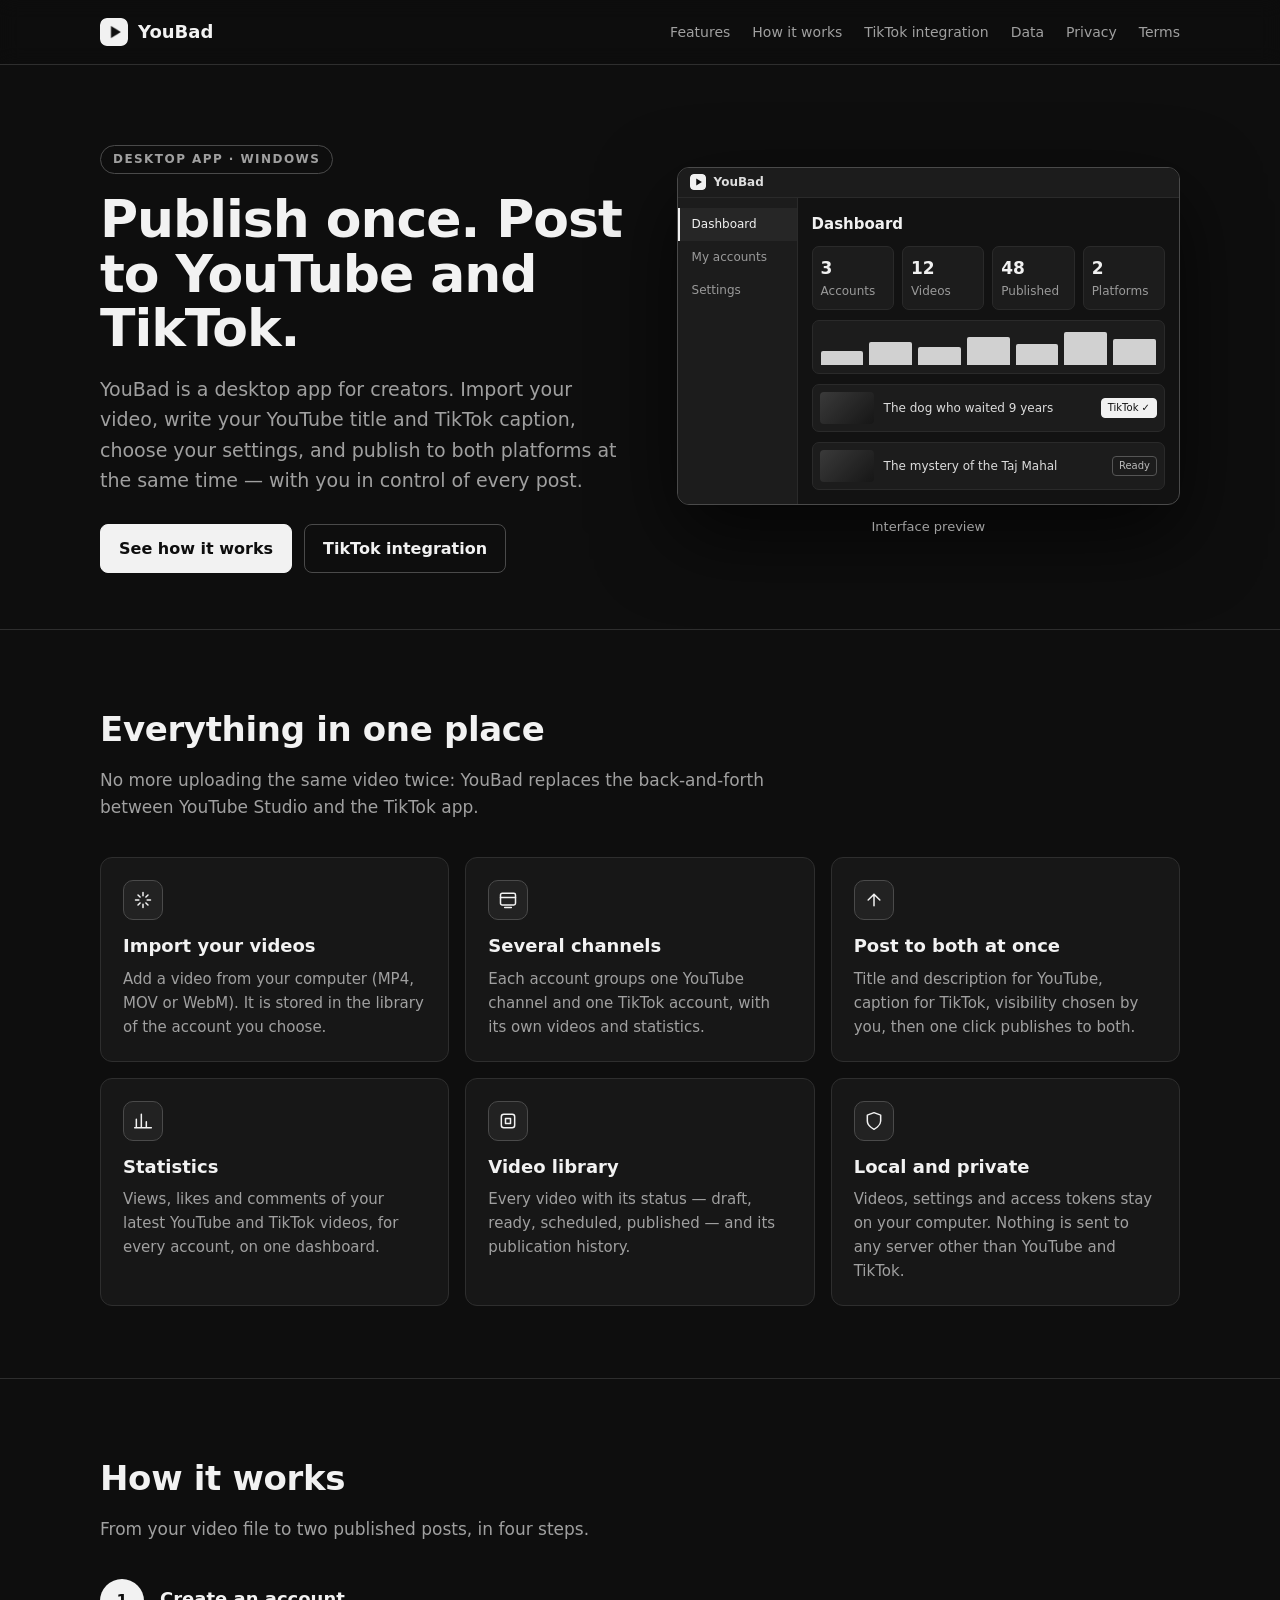
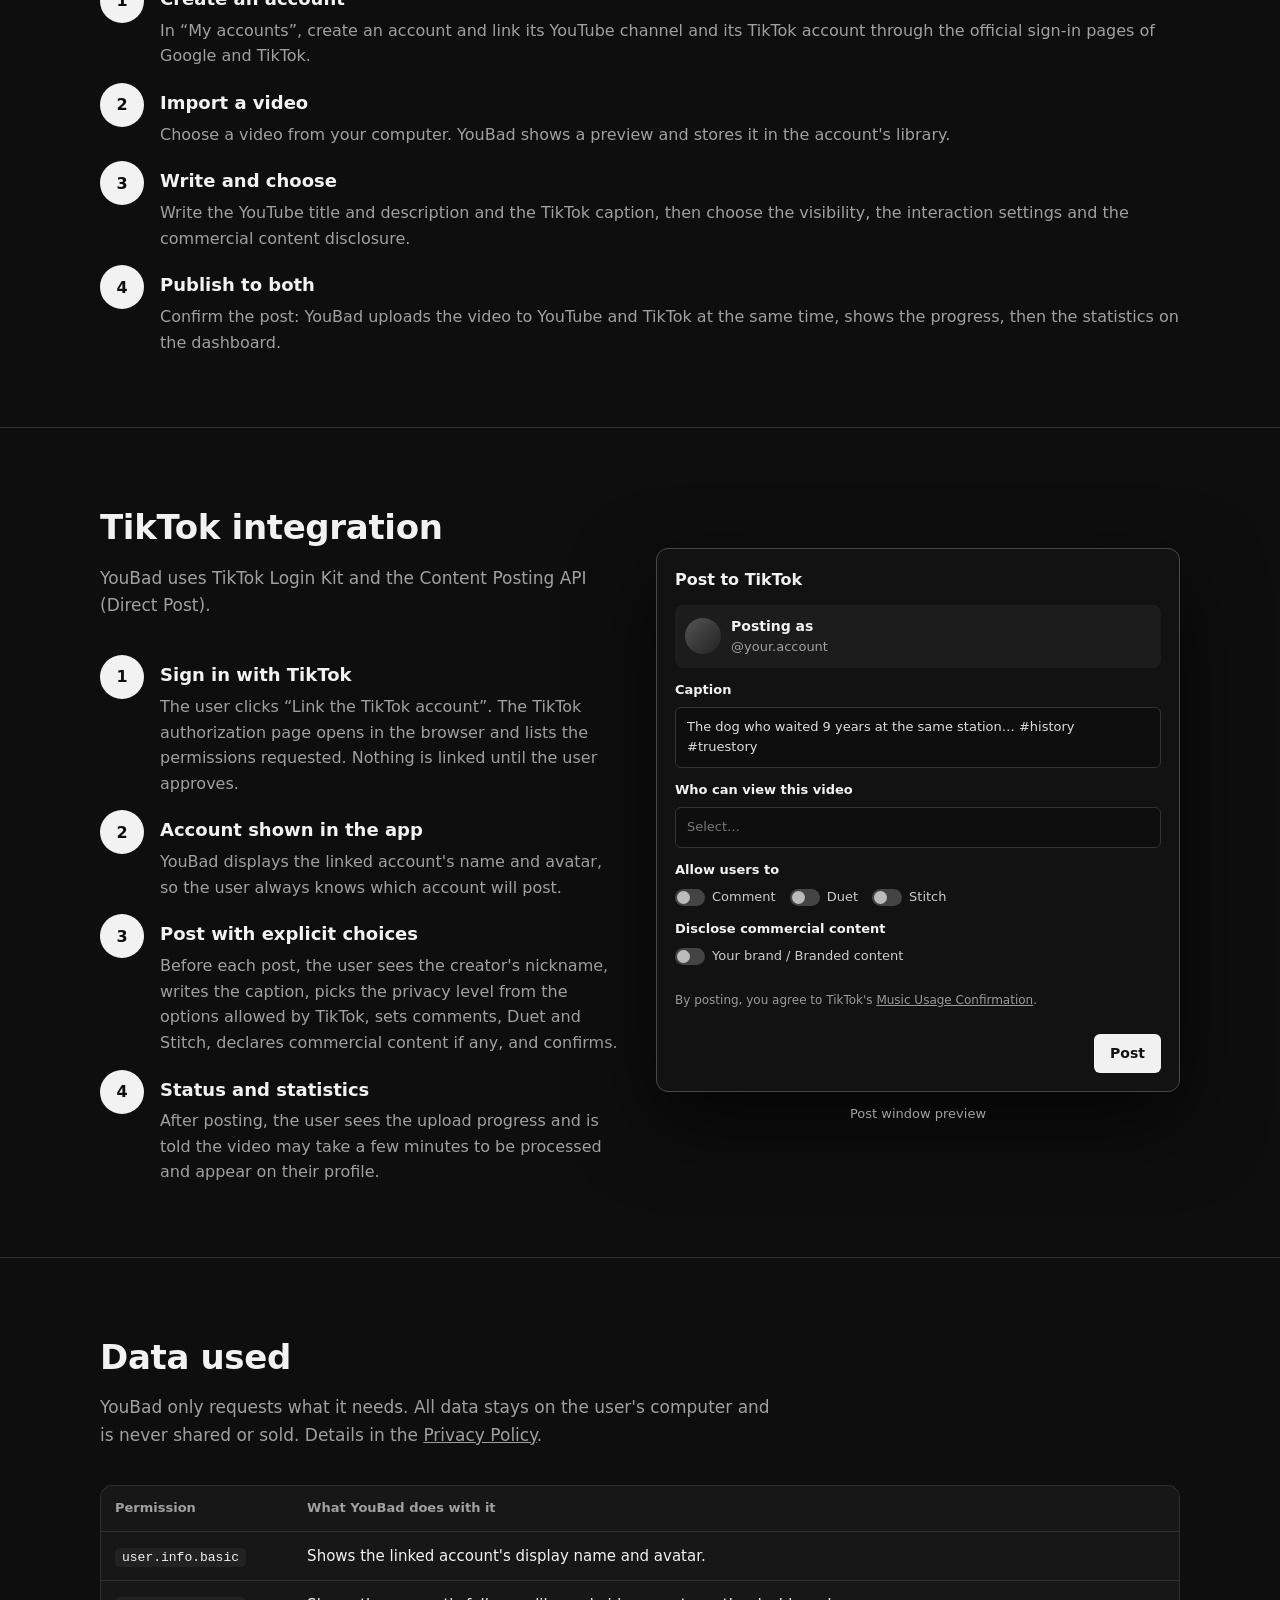
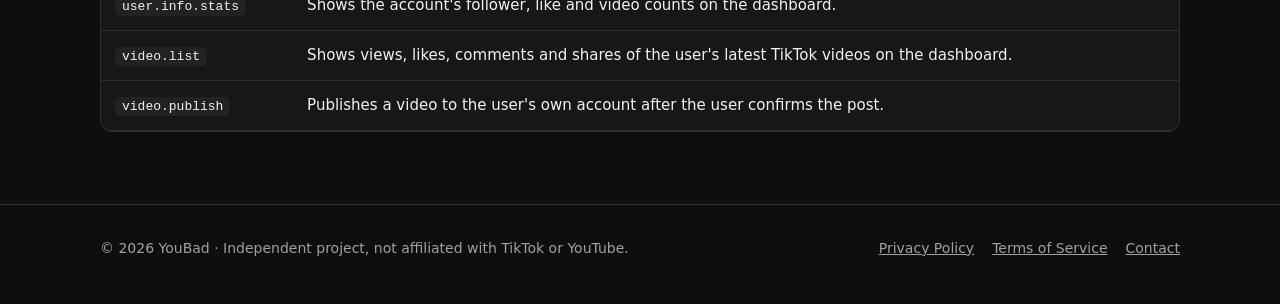
<file: index.html>
<!doctype html>
<html lang="en">
<head>
  <meta charset="utf-8">
  <meta name="viewport" content="width=device-width, initial-scale=1">
  <title>YouBad — Publish to YouTube and TikTok at once</title>
  <meta name="description" content="YouBad is a desktop app for creators to publish the same video to their YouTube channel and TikTok account at the same time.">
  <link rel="icon" href="icon.png">
  <link rel="stylesheet" href="style.css">
</head>
<body>
  <header class="top">
    <div class="wrap">
      <a class="brand" href="#"><img src="icon.png" alt="">YouBad</a>
      <nav class="links">
        <a href="#features">Features</a>
        <a href="#how">How it works</a>
        <a href="#tiktok">TikTok integration</a>
        <a href="#data">Data</a>
        <a href="privacy.html">Privacy</a>
        <a href="terms.html">Terms</a>
      </nav>
    </div>
  </header>

  <main class="wrap">
    <div class="hero">
      <div>
        <span class="eyebrow">Desktop app · Windows</span>
        <h1>Publish once. Post to YouTube and TikTok.</h1>
        <p class="lead">YouBad is a desktop app for creators. Import your video, write your YouTube title and TikTok caption, choose your settings, and publish to both platforms at the same time — with you in control of every post.</p>
        <div class="cta">
          <a class="btn primary" href="#how">See how it works</a>
          <a class="btn" href="#tiktok">TikTok integration</a>
        </div>
      </div>

      <!-- Aperçu de l'interface -->
      <div>
        <div class="app" role="img" aria-label="YouBad dashboard preview">
          <div class="bar"><img src="icon.png" alt="">YouBad</div>
          <div class="body">
            <div class="side"><div class="on">Dashboard</div><div>My accounts</div><div>Settings</div></div>
            <div class="main">
              <div class="t">Dashboard</div>
              <div class="kpis">
                <div class="kpi"><b>3</b>Accounts</div>
                <div class="kpi"><b>12</b>Videos</div>
                <div class="kpi"><b>48</b>Published</div>
                <div class="kpi"><b>2</b>Platforms</div>
              </div>
              <div class="bars" aria-hidden="true"><i style="height:40%"></i><i style="height:65%"></i><i style="height:52%"></i><i style="height:80%"></i><i style="height:60%"></i><i style="height:92%"></i><i style="height:74%"></i></div>
              <div class="rowv"><span class="thumb"></span><span>The dog who waited 9 years</span><span class="pill on">TikTok ✓</span></div>
              <div class="rowv"><span class="thumb"></span><span>The mystery of the Taj Mahal</span><span class="pill">Ready</span></div>
            </div>
          </div>
        </div>
        <p class="caption">Interface preview</p>
      </div>
    </div>
  </main>

  <section id="features">
    <div class="wrap">
      <h2>Everything in one place</h2>
      <p class="intro">No more uploading the same video twice: YouBad replaces the back-and-forth between YouTube Studio and the TikTok app.</p>
      <div class="grid3">
        <div class="card"><div class="icon"><svg viewBox="0 0 24 24"><path d="M12 3v4M12 17v4M3 12h4M17 12h4M6 6l2.5 2.5M15.5 15.5 18 18M6 18l2.5-2.5M15.5 8.5 18 6"/></svg></div>
          <h3>Import your videos</h3><p>Add a video from your computer (MP4, MOV or WebM). It is stored in the library of the account you choose.</p></div>
        <div class="card"><div class="icon"><svg viewBox="0 0 24 24"><rect x="3" y="4" width="18" height="14" rx="2"/><path d="M3 9h18M8 21h8"/></svg></div>
          <h3>Several channels</h3><p>Each account groups one YouTube channel and one TikTok account, with its own videos and statistics.</p></div>
        <div class="card"><div class="icon"><svg viewBox="0 0 24 24"><path d="M12 19V5M5 12l7-7 7 7"/></svg></div>
          <h3>Post to both at once</h3><p>Title and description for YouTube, caption for TikTok, visibility chosen by you, then one click publishes to both.</p></div>
        <div class="card"><div class="icon"><svg viewBox="0 0 24 24"><path d="M4 20V10M10 20V4M16 20v-7M22 20H2"/></svg></div>
          <h3>Statistics</h3><p>Views, likes and comments of your latest YouTube and TikTok videos, for every account, on one dashboard.</p></div>
        <div class="card"><div class="icon"><svg viewBox="0 0 24 24"><rect x="4" y="4" width="16" height="16" rx="3"/><path d="M9 9h6v6H9z"/></svg></div>
          <h3>Video library</h3><p>Every video with its status — draft, ready, scheduled, published — and its publication history.</p></div>
        <div class="card"><div class="icon"><svg viewBox="0 0 24 24"><path d="M12 22s8-4 8-10V5l-8-3-8 3v7c0 6 8 10 8 10z"/></svg></div>
          <h3>Local and private</h3><p>Videos, settings and access tokens stay on your computer. Nothing is sent to any server other than YouTube and TikTok.</p></div>
      </div>
    </div>
  </section>

  <section id="how">
    <div class="wrap">
      <h2>How it works</h2>
      <p class="intro">From your video file to two published posts, in four steps.</p>
      <div class="steps">
        <div class="step"><span class="n">1</span><div><h3>Create an account</h3><p>In “My accounts”, create an account and link its YouTube channel and its TikTok account through the official sign-in pages of Google and TikTok.</p></div></div>
        <div class="step"><span class="n">2</span><div><h3>Import a video</h3><p>Choose a video from your computer. YouBad shows a preview and stores it in the account's library.</p></div></div>
        <div class="step"><span class="n">3</span><div><h3>Write and choose</h3><p>Write the YouTube title and description and the TikTok caption, then choose the visibility, the interaction settings and the commercial content disclosure.</p></div></div>
        <div class="step"><span class="n">4</span><div><h3>Publish to both</h3><p>Confirm the post: YouBad uploads the video to YouTube and TikTok at the same time, shows the progress, then the statistics on the dashboard.</p></div></div>
      </div>
    </div>
  </section>

  <section id="tiktok">
    <div class="wrap grid2">
      <div>
        <h2>TikTok integration</h2>
        <p class="intro">YouBad uses TikTok Login Kit and the Content Posting API (Direct Post).</p>
        <div class="steps">
          <div class="step"><span class="n">1</span><div><h3>Sign in with TikTok</h3><p>The user clicks “Link the TikTok account”. The TikTok authorization page opens in the browser and lists the permissions requested. Nothing is linked until the user approves.</p></div></div>
          <div class="step"><span class="n">2</span><div><h3>Account shown in the app</h3><p>YouBad displays the linked account's name and avatar, so the user always knows which account will post.</p></div></div>
          <div class="step"><span class="n">3</span><div><h3>Post with explicit choices</h3><p>Before each post, the user sees the creator's nickname, writes the caption, picks the privacy level from the options allowed by TikTok, sets comments, Duet and Stitch, declares commercial content if any, and confirms.</p></div></div>
          <div class="step"><span class="n">4</span><div><h3>Status and statistics</h3><p>After posting, the user sees the upload progress and is told the video may take a few minutes to be processed and appear on their profile.</p></div></div>
        </div>
      </div>
      <div>
        <div class="post" role="img" aria-label="Preview of the post to TikTok window">
          <b style="font-size:16px">Post to TikTok</b>
          <div class="who"><span class="av"></span><div><b>Posting as</b><div class="muted small">@your.account</div></div></div>
          <label>Caption <span class="field">The dog who waited 9 years at the same station… #history #truestory</span></label>
          <label>Who can view this video <span class="field empty">Select…</span></label>
          <label>Allow users to <span class="toggles"><span class="tg"><i></i>Comment</span><span class="tg"><i></i>Duet</span><span class="tg"><i></i>Stitch</span></span></label>
          <label>Disclose commercial content <span class="toggles"><span class="tg"><i></i>Your brand / Branded content</span></span></label>
          <p class="consent">By posting, you agree to TikTok's <a href="https://www.tiktok.com/legal/page/global/music-usage-confirmation/en" target="_blank" rel="noopener">Music Usage Confirmation</a>.</p>
          <span class="go">Post</span>
        </div>
        <p class="caption">Post window preview</p>
      </div>
    </div>
  </section>

  <section id="data">
    <div class="wrap">
      <h2>Data used</h2>
      <p class="intro">YouBad only requests what it needs. All data stays on the user's computer and is never shared or sold. Details in the <a href="privacy.html">Privacy Policy</a>.</p>
      <div class="table-wrap">
        <table>
          <thead><tr><th>Permission</th><th>What YouBad does with it</th></tr></thead>
          <tbody>
            <tr><td><code>user.info.basic</code></td><td>Shows the linked account's display name and avatar.</td></tr>
            <tr><td><code>user.info.stats</code></td><td>Shows the account's follower, like and video counts on the dashboard.</td></tr>
            <tr><td><code>video.list</code></td><td>Shows views, likes, comments and shares of the user's latest TikTok videos on the dashboard.</td></tr>
            <tr><td><code>video.publish</code></td><td>Publishes a video to the user's own account after the user confirms the post.</td></tr>
          </tbody>
        </table>
      </div>
    </div>
  </section>

  <footer>
    <div class="wrap">
      <span>© 2026 YouBad · Independent project, not affiliated with TikTok or YouTube.</span>
      <nav><a href="privacy.html">Privacy Policy</a><a href="terms.html">Terms of Service</a><a href="https://github.com/Mongoloise/youbad">Contact</a></nav>
    </div>
  </footer>
</body>
</html>
</file>
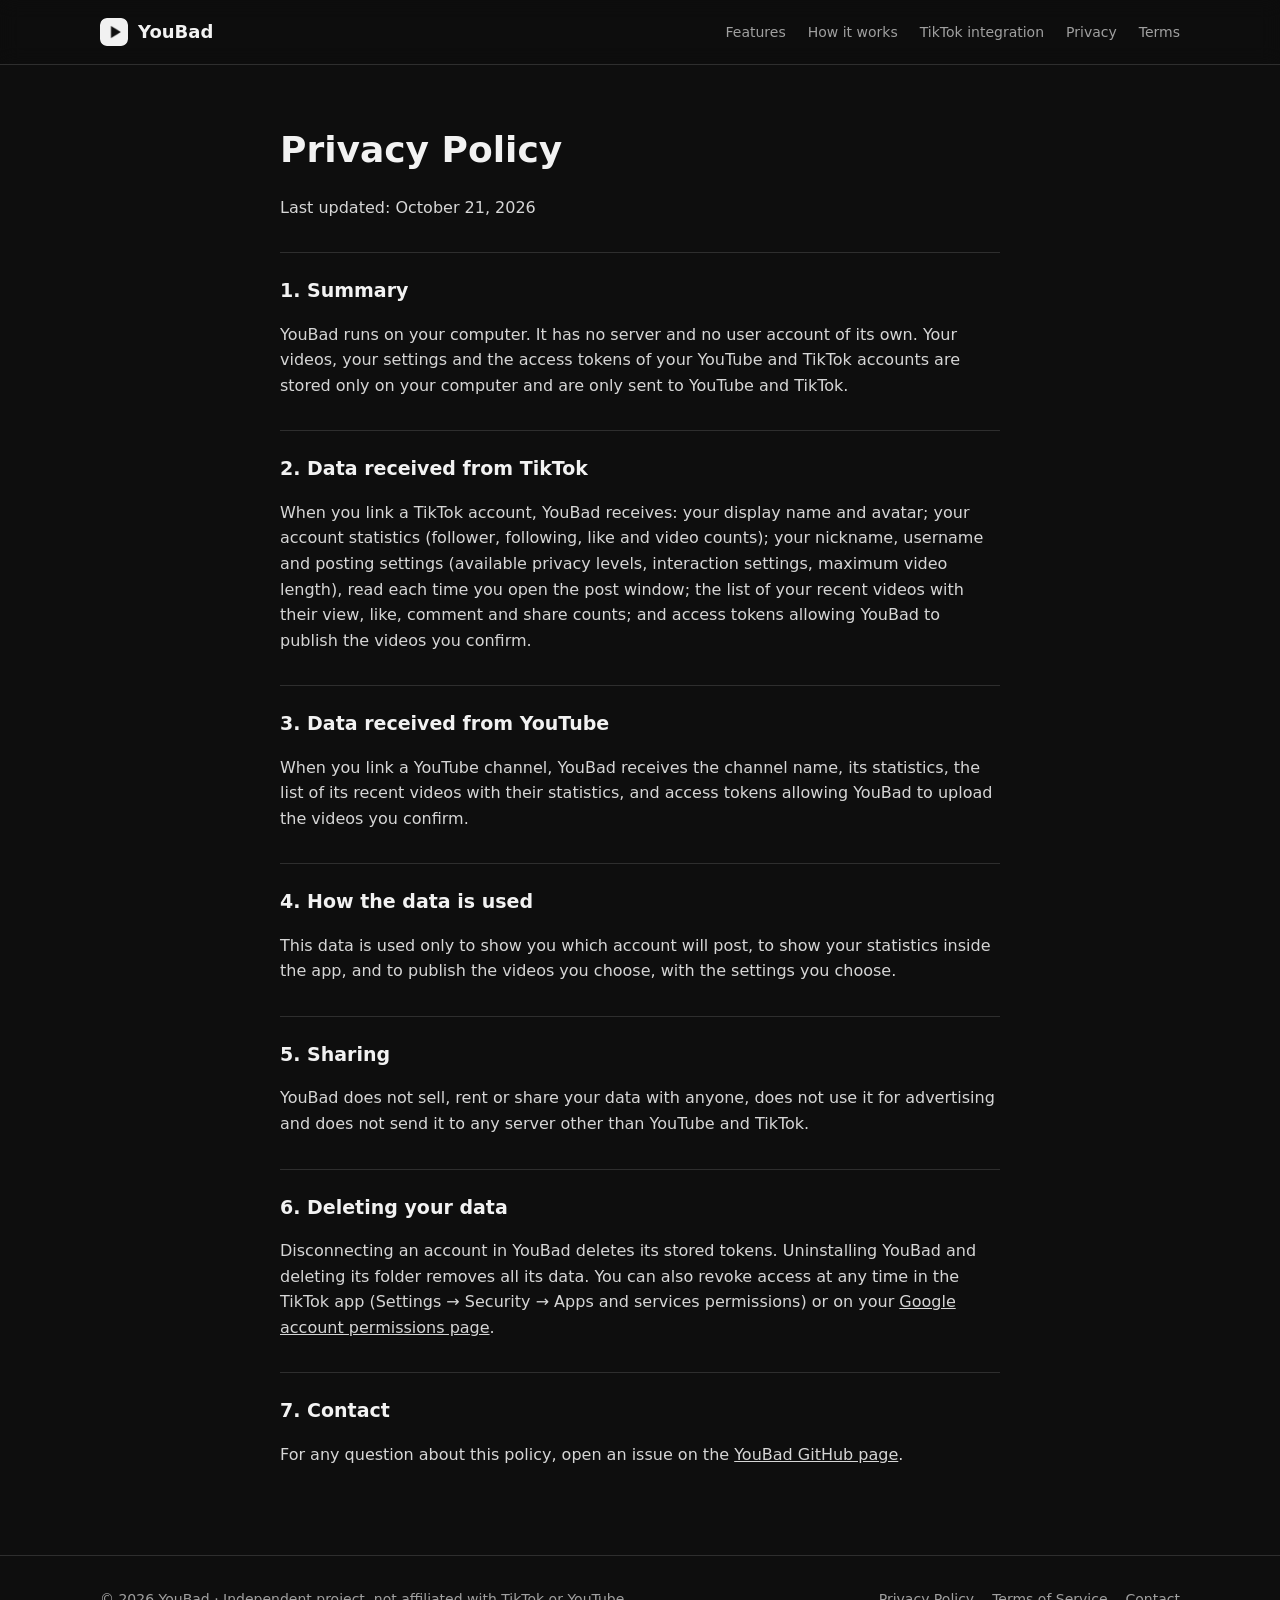
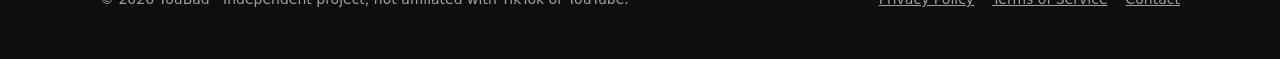
<file: privacy.html>
<!doctype html>
<html lang="en">
<head>
  <meta charset="utf-8">
  <meta name="viewport" content="width=device-width, initial-scale=1">
  <title>YouBad – Privacy Policy</title>
  <link rel="icon" href="icon.png">
  <link rel="stylesheet" href="style.css">
</head>
<body>
  <header class="top">
    <div class="wrap">
      <a class="brand" href="index.html"><img src="icon.png" alt="">YouBad</a>
      <nav class="links">
        <a href="index.html#features">Features</a>
        <a href="index.html#how">How it works</a>
        <a href="index.html#tiktok">TikTok integration</a>
        <a href="privacy.html">Privacy</a>
        <a href="terms.html">Terms</a>
      </nav>
    </div>
  </header>
  <main class="doc">
    <h1>Privacy Policy</h1>
    <p class="muted">Last updated: October 21, 2026</p>

    <h2>1. Summary</h2>
    <p>YouBad runs on your computer. It has no server and no user account of its own. Your videos, your settings and the access tokens of your YouTube and TikTok accounts are stored only on your computer and are only sent to YouTube and TikTok.</p>

    <h2>2. Data received from TikTok</h2>
    <p>When you link a TikTok account, YouBad receives: your display name and avatar; your account statistics (follower, following, like and video counts); your nickname, username and posting settings (available privacy levels, interaction settings, maximum video length), read each time you open the post window; the list of your recent videos with their view, like, comment and share counts; and access tokens allowing YouBad to publish the videos you confirm.</p>

    <h2>3. Data received from YouTube</h2>
    <p>When you link a YouTube channel, YouBad receives the channel name, its statistics, the list of its recent videos with their statistics, and access tokens allowing YouBad to upload the videos you confirm.</p>

    <h2>4. How the data is used</h2>
    <p>This data is used only to show you which account will post, to show your statistics inside the app, and to publish the videos you choose, with the settings you choose.</p>

    <h2>5. Sharing</h2>
    <p>YouBad does not sell, rent or share your data with anyone, does not use it for advertising and does not send it to any server other than YouTube and TikTok.</p>

    <h2>6. Deleting your data</h2>
    <p>Disconnecting an account in YouBad deletes its stored tokens. Uninstalling YouBad and deleting its folder removes all its data. You can also revoke access at any time in the TikTok app (Settings → Security → Apps and services permissions) or on your <a href="https://myaccount.google.com/permissions">Google account permissions page</a>.</p>

    <h2>7. Contact</h2>
    <p>For any question about this policy, open an issue on the <a href="https://github.com/Mongoloise/youbad">YouBad GitHub page</a>.</p>  </main>
  <footer>
    <div class="wrap">
      <span>© 2026 YouBad · Independent project, not affiliated with TikTok or YouTube.</span>
      <nav><a href="privacy.html">Privacy Policy</a><a href="terms.html">Terms of Service</a><a href="https://github.com/Mongoloise/youbad">Contact</a></nav>
    </div>
  </footer></body>
</html>
</file>
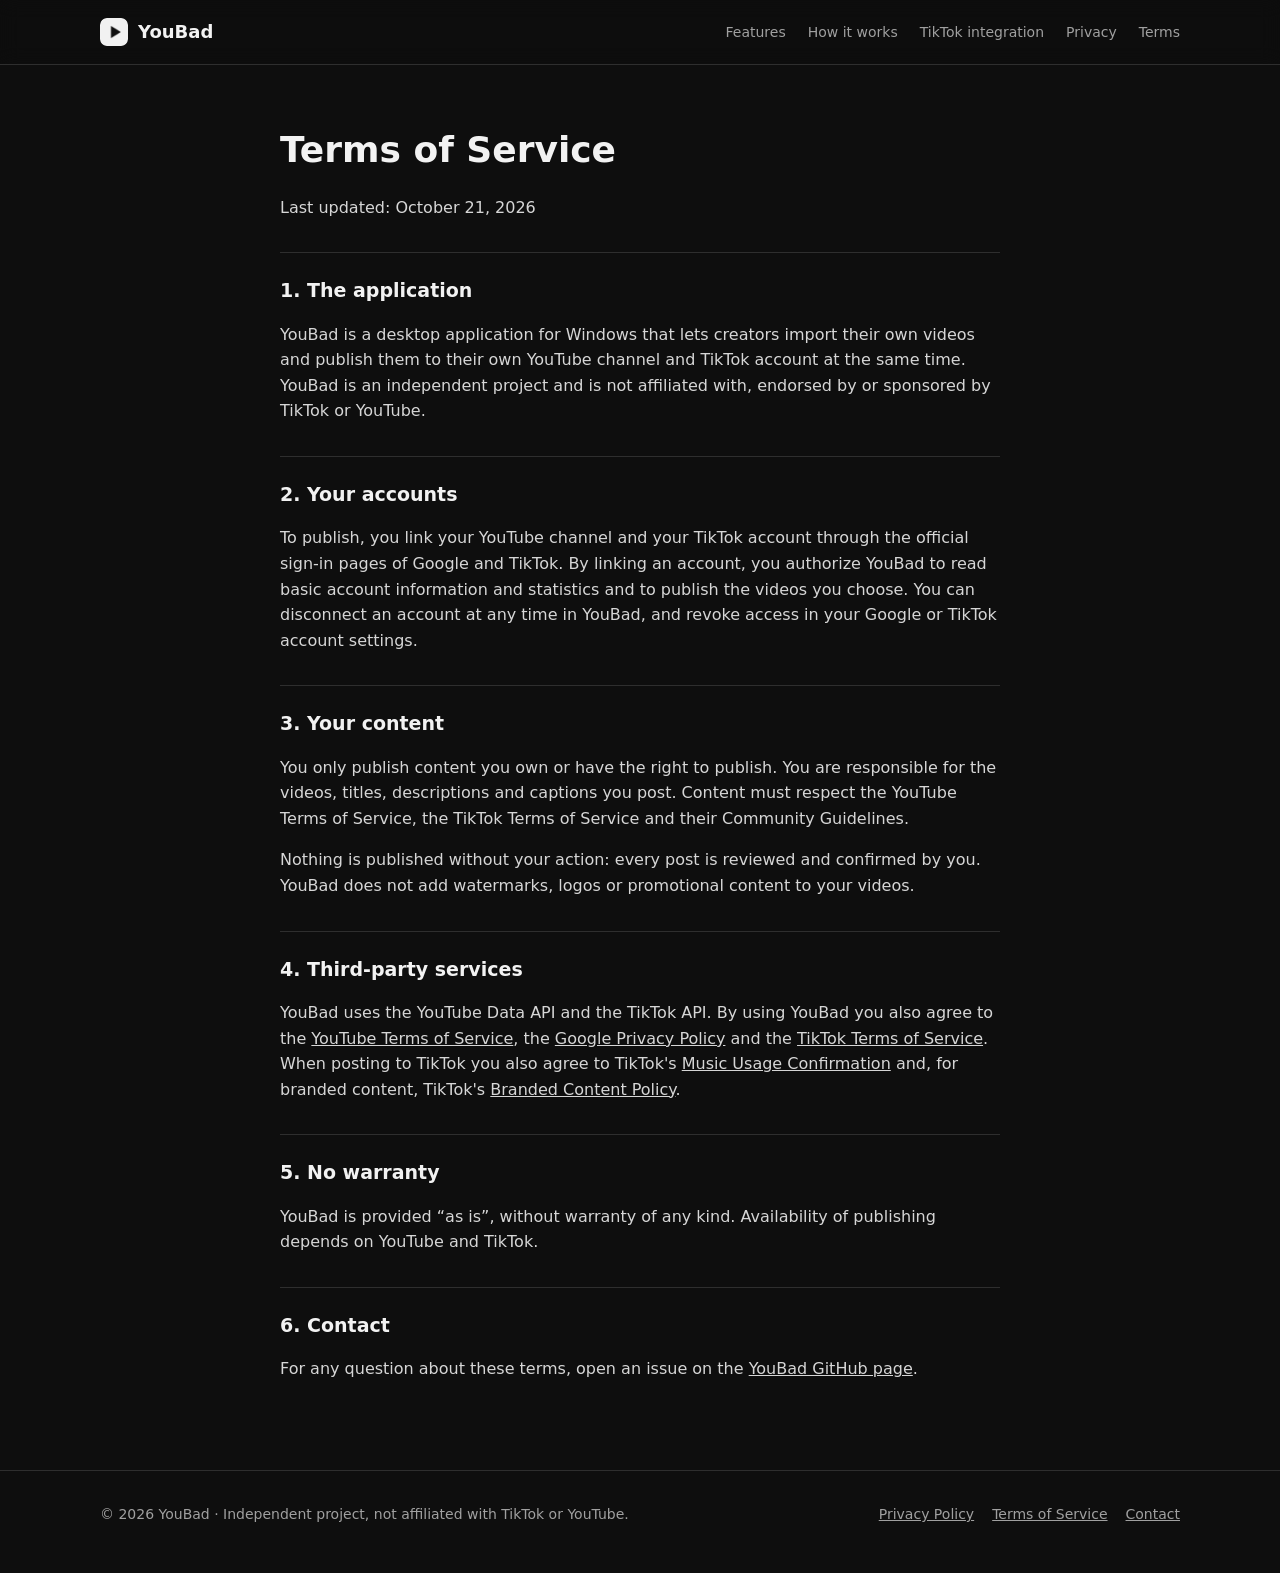
<file: terms.html>
<!doctype html>
<html lang="en">
<head>
  <meta charset="utf-8">
  <meta name="viewport" content="width=device-width, initial-scale=1">
  <title>YouBad – Terms of Service</title>
  <link rel="icon" href="icon.png">
  <link rel="stylesheet" href="style.css">
</head>
<body>
  <header class="top">
    <div class="wrap">
      <a class="brand" href="index.html"><img src="icon.png" alt="">YouBad</a>
      <nav class="links">
        <a href="index.html#features">Features</a>
        <a href="index.html#how">How it works</a>
        <a href="index.html#tiktok">TikTok integration</a>
        <a href="privacy.html">Privacy</a>
        <a href="terms.html">Terms</a>
      </nav>
    </div>
  </header>
  <main class="doc">
    <h1>Terms of Service</h1>
    <p class="muted">Last updated: October 21, 2026</p>

    <h2>1. The application</h2>
    <p>YouBad is a desktop application for Windows that lets creators import their own videos and publish them to their own YouTube channel and TikTok account at the same time. YouBad is an independent project and is not affiliated with, endorsed by or sponsored by TikTok or YouTube.</p>

    <h2>2. Your accounts</h2>
    <p>To publish, you link your YouTube channel and your TikTok account through the official sign-in pages of Google and TikTok. By linking an account, you authorize YouBad to read basic account information and statistics and to publish the videos you choose. You can disconnect an account at any time in YouBad, and revoke access in your Google or TikTok account settings.</p>

    <h2>3. Your content</h2>
    <p>You only publish content you own or have the right to publish. You are responsible for the videos, titles, descriptions and captions you post. Content must respect the YouTube Terms of Service, the TikTok Terms of Service and their Community Guidelines.</p>
    <p>Nothing is published without your action: every post is reviewed and confirmed by you. YouBad does not add watermarks, logos or promotional content to your videos.</p>

    <h2>4. Third-party services</h2>
    <p>YouBad uses the YouTube Data API and the TikTok API. By using YouBad you also agree to the <a href="https://www.youtube.com/t/terms">YouTube Terms of Service</a>, the <a href="https://policies.google.com/privacy">Google Privacy Policy</a> and the <a href="https://www.tiktok.com/legal/terms-of-service">TikTok Terms of Service</a>. When posting to TikTok you also agree to TikTok's <a href="https://www.tiktok.com/legal/page/global/music-usage-confirmation/en">Music Usage Confirmation</a> and, for branded content, TikTok's <a href="https://www.tiktok.com/legal/page/global/bc-policy/en">Branded Content Policy</a>.</p>

    <h2>5. No warranty</h2>
    <p>YouBad is provided “as is”, without warranty of any kind. Availability of publishing depends on YouTube and TikTok.</p>

    <h2>6. Contact</h2>
    <p>For any question about these terms, open an issue on the <a href="https://github.com/Mongoloise/youbad">YouBad GitHub page</a>.</p>  </main>
  <footer>
    <div class="wrap">
      <span>© 2026 YouBad · Independent project, not affiliated with TikTok or YouTube.</span>
      <nav><a href="privacy.html">Privacy Policy</a><a href="terms.html">Terms of Service</a><a href="https://github.com/Mongoloise/youbad">Contact</a></nav>
    </div>
  </footer></body>
</html>
</file>
<file: style.css>
:root {
  --bg: #0e0e0e; --panel: #171717; --panel-2: #222; --line: #2e2e2e; --line-strong: #4a4a4a;
  --text: #f2f2f2; --muted: #a0a0a0; --invert: #f2f2f2; --invert-ink: #0e0e0e;
  color-scheme: dark;
}
* { box-sizing: border-box; }
html { scroll-behavior: smooth; }
body { margin: 0; background: var(--bg); color: var(--text); font: 16px/1.6 "Segoe UI", Roboto, system-ui, -apple-system, sans-serif; }
a { color: inherit; }
img { max-width: 100%; }
.wrap { max-width: 1120px; margin: 0 auto; padding: 0 20px; }
.muted { color: var(--muted); }
.small { font-size: 13px; }

/* en-tête */
header.top { position: sticky; top: 0; z-index: 10; background: rgba(14,14,14,.85); backdrop-filter: blur(10px); border-bottom: 1px solid var(--line); }
header.top .wrap { display: flex; align-items: center; gap: 24px; height: 64px; }
.brand { display: flex; align-items: center; gap: 10px; font-weight: 700; font-size: 18px; text-decoration: none; }
.brand img { width: 28px; height: 28px; border-radius: 7px; }
nav.links { display: flex; gap: 22px; margin-left: auto; font-size: 14px; }
nav.links a { color: var(--muted); text-decoration: none; }
nav.links a:hover { color: var(--text); }
@media (max-width: 760px) { nav.links { display: none; } }

/* boutons */
.btn { display: inline-flex; align-items: center; gap: 8px; padding: 11px 18px; border-radius: 8px; font-weight: 600; text-decoration: none; border: 1px solid var(--line-strong); }
.btn.primary { background: var(--invert); color: var(--invert-ink); border-color: var(--invert); }
.btn:hover { filter: brightness(1.1); }

/* héros */
.hero { padding: 80px 0 56px; display: grid; grid-template-columns: 1.05fr 1fr; gap: 48px; align-items: center; }
.hero h1 { font-size: 52px; line-height: 1.05; margin: 0 0 18px; letter-spacing: -0.02em; }
.hero p.lead { font-size: 19px; color: var(--muted); margin: 0 0 28px; max-width: 520px; }
.eyebrow { display: inline-block; font-size: 12px; font-weight: 700; letter-spacing: .12em; text-transform: uppercase; color: var(--muted); border: 1px solid var(--line-strong); border-radius: 999px; padding: 4px 12px; margin-bottom: 18px; }
.cta { display: flex; gap: 12px; flex-wrap: wrap; }
@media (max-width: 900px) { .hero { grid-template-columns: 1fr; padding-top: 48px; } .hero h1 { font-size: 38px; } }

/* sections */
section { padding: 72px 0; border-top: 1px solid var(--line); }
section h2 { font-size: 34px; margin: 0 0 10px; letter-spacing: -0.01em; }
section .intro { color: var(--muted); max-width: 680px; margin: 0 0 36px; font-size: 17px; }
.grid3 { display: grid; grid-template-columns: repeat(3, 1fr); gap: 16px; }
.grid2 { display: grid; grid-template-columns: 1fr 1fr; gap: 32px; align-items: center; }
@media (max-width: 900px) { .grid3, .grid2 { grid-template-columns: 1fr; } }
.card { background: var(--panel); border: 1px solid var(--line); border-radius: 12px; padding: 22px; }
.card h3 { margin: 12px 0 6px; font-size: 18px; }
.card p { margin: 0; color: var(--muted); font-size: 15px; }
.icon { width: 40px; height: 40px; border-radius: 10px; background: var(--panel-2); display: grid; place-items: center; border: 1px solid var(--line-strong); }
.icon svg { width: 20px; height: 20px; stroke: var(--text); fill: none; stroke-width: 1.8; stroke-linecap: round; stroke-linejoin: round; }

/* étapes */
.steps { counter-reset: s; display: grid; gap: 14px; }
.step { display: grid; grid-template-columns: 44px 1fr; gap: 16px; align-items: start; }
.step .n { width: 44px; height: 44px; border-radius: 50%; background: var(--invert); color: var(--invert-ink); display: grid; place-items: center; font-weight: 800; }
.step h3 { margin: 6px 0 4px; font-size: 18px; }
.step p { margin: 0; color: var(--muted); }

/* tableau des données */
table { width: 100%; border-collapse: collapse; font-size: 15px; }
th, td { text-align: left; padding: 12px 14px; border-bottom: 1px solid var(--line); vertical-align: top; }
th { color: var(--muted); font-size: 13px; font-weight: 600; }
td code { background: var(--panel-2); padding: 2px 7px; border-radius: 5px; font-size: 13px; }
.table-wrap { overflow-x: auto; background: var(--panel); border: 1px solid var(--line); border-radius: 12px; }

/* ---- aperçu de l'interface (maquette HTML de l'application) ---- */
.app { background: #121212; border: 1px solid var(--line-strong); border-radius: 12px; overflow: hidden; box-shadow: 0 30px 80px #000a; font-size: 12px; }
.app .bar { height: 30px; background: #1c1c1c; border-bottom: 1px solid #2a2a2a; display: flex; align-items: center; gap: 8px; padding: 0 12px; color: #ddd; font-weight: 600; }
.app .bar img { width: 16px; height: 16px; border-radius: 4px; }
.app .body { display: grid; grid-template-columns: 120px 1fr; min-height: 300px; }
.app .side { background: #1c1c1c; border-right: 1px solid #2a2a2a; padding: 10px 0; }
.app .side div { padding: 7px 14px; color: #9a9a9a; }
.app .side .on { color: #f1f1f1; background: #262626; box-shadow: inset 2px 0 #f1f1f1; }
.app .main { padding: 14px; display: grid; gap: 10px; align-content: start; }
.app .t { font-size: 15px; font-weight: 700; color: #f1f1f1; }
.app .kpis { display: grid; grid-template-columns: repeat(4, 1fr); gap: 8px; }
.app .kpi { background: #1c1c1c; border: 1px solid #2a2a2a; border-radius: 7px; padding: 8px; color: #9a9a9a; }
.app .kpi b { display: block; color: #f1f1f1; font-size: 17px; }
.app .rowv { display: grid; grid-template-columns: 54px 1fr auto; gap: 10px; align-items: center; background: #1c1c1c; border: 1px solid #2a2a2a; border-radius: 7px; padding: 7px; color: #ddd; }
.app .thumb { height: 32px; border-radius: 4px; background: linear-gradient(135deg, #3a3a3a, #161616); }
.app .pill { font-size: 10px; border: 1px solid #555; border-radius: 4px; padding: 1px 6px; color: #bbb; white-space: nowrap; }
.app .pill.on { background: #f1f1f1; color: #111; border-color: #f1f1f1; }
.app .bars { display: flex; align-items: end; gap: 6px; height: 54px; padding: 8px; background: #1c1c1c; border: 1px solid #2a2a2a; border-radius: 7px; }
.app .bars i { flex: 1; background: #f1f1f1; border-radius: 2px 2px 0 0; opacity: .85; }
@media (max-width: 560px) { .app .body { grid-template-columns: 1fr; } .app .side { display: none; } .app .kpis { grid-template-columns: repeat(2, 1fr); } }

/* maquette de la fenêtre de publication TikTok */
.post { background: #121212; border: 1px solid var(--line-strong); border-radius: 12px; padding: 18px; display: grid; gap: 12px; font-size: 14px; box-shadow: 0 30px 80px #000a; }
.post .who { display: flex; align-items: center; gap: 10px; background: #1c1c1c; border-radius: 8px; padding: 10px; }
.post .av { width: 36px; height: 36px; border-radius: 50%; background: linear-gradient(135deg, #555, #222); }
.post label { display: grid; gap: 6px; font-weight: 600; font-size: 13px; }
.post .field { background: #0e0e0e; border: 1px solid #333; border-radius: 6px; padding: 9px 11px; color: #ddd; font-weight: 400; }
.post .field.empty { color: #777; }
.post .toggles { display: flex; gap: 14px; flex-wrap: wrap; font-weight: 400; color: #ccc; }
.post .tg { display: inline-flex; align-items: center; gap: 7px; }
.post .tg i { width: 30px; height: 17px; border-radius: 9px; background: #444; position: relative; }
.post .tg i::after { content: ""; position: absolute; top: 2px; left: 2px; width: 13px; height: 13px; border-radius: 50%; background: #bbb; }
.post .tg.on i { background: #f1f1f1; }
.post .tg.on i::after { left: 15px; background: #111; }
.post .consent { color: #9a9a9a; font-size: 12px; }
.post .go { justify-self: end; background: #f1f1f1; color: #111; border-radius: 6px; padding: 8px 16px; font-weight: 700; }
.caption { text-align: center; color: var(--muted); font-size: 13px; margin-top: 12px; }

/* pages de texte (conditions, confidentialité) */
.doc { max-width: 760px; margin: 0 auto; padding: 56px 20px 72px; }
.doc h1 { font-size: 36px; margin: 0 0 4px; }
.doc h2 { font-size: 19px; margin: 32px 0 8px; padding-top: 22px; border-top: 1px solid var(--line); }
.doc p, .doc li { color: #d6d6d6; }

/* pied de page */
footer { border-top: 1px solid var(--line); padding: 32px 0 48px; color: var(--muted); font-size: 14px; }
footer .wrap { display: flex; gap: 20px; flex-wrap: wrap; align-items: center; }
footer nav { display: flex; gap: 18px; margin-left: auto; }
</file>
